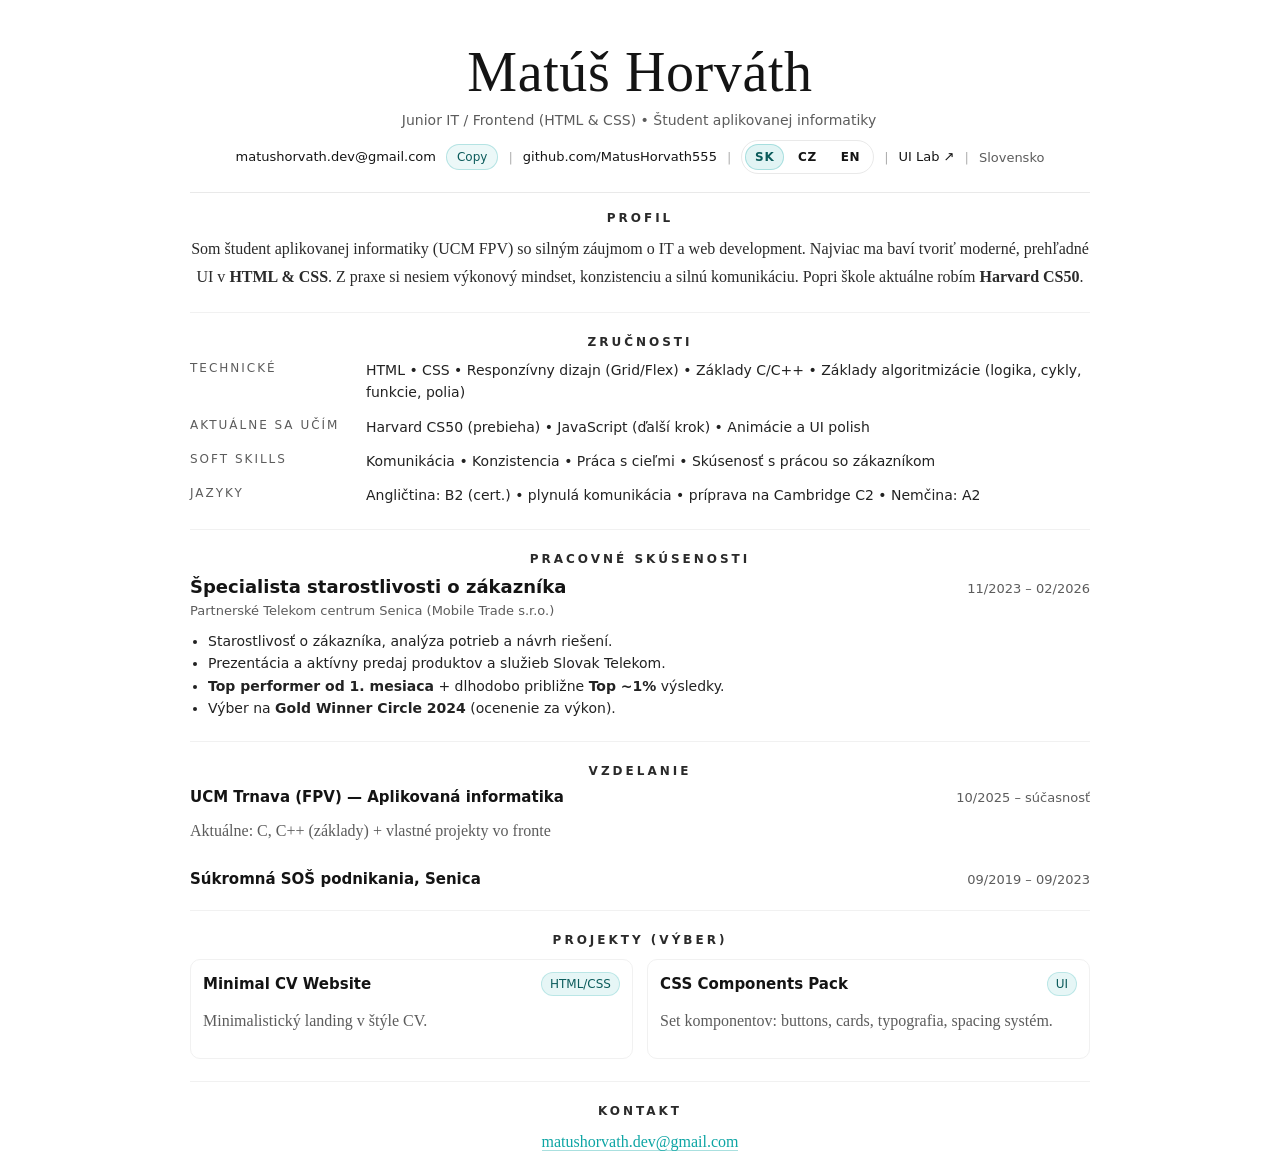
<file: index.html>
<!doctype html>
<html lang="sk">
<head>
  <meta charset="utf-8" />
  <meta name="viewport" content="width=device-width,initial-scale=1" />
  <meta http-equiv="refresh" content="0; url=sk/" />
  <title>Matúš Horváth • CV</title>
  <script>window.location.replace("sk/");</script>
</head>
<body>
  <p>Presmerovanie... <a href="sk/">Klikni sem</a></p>
</body>
</html>
</file>
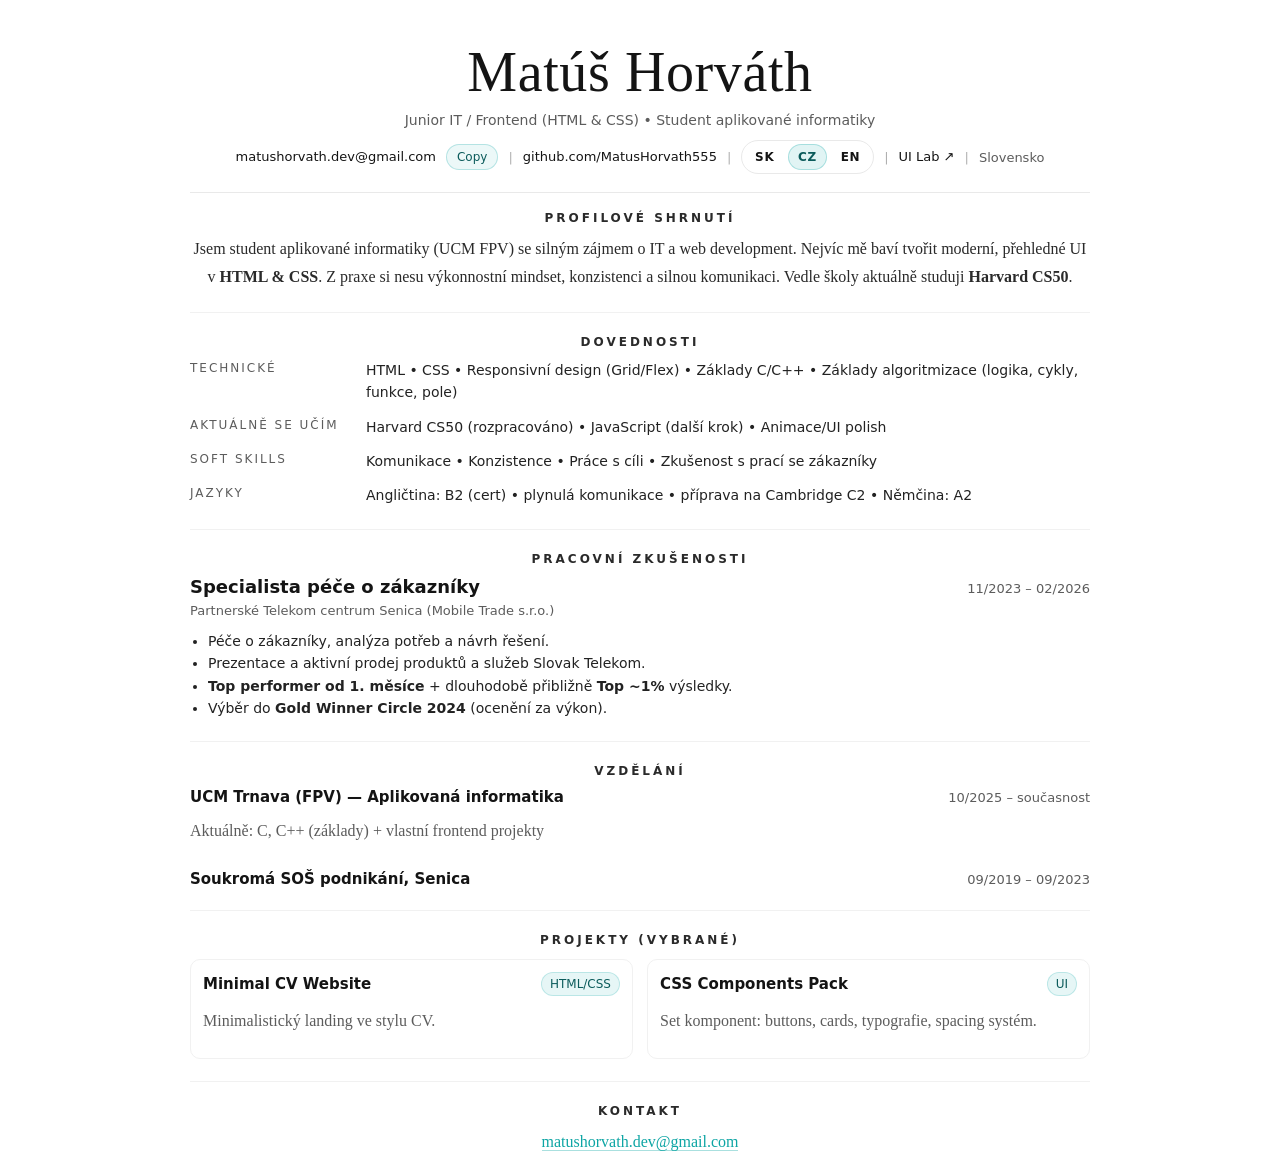
<file: cz/index.html>
<!doctype html>
<html lang="cs">
<head>
  <meta charset="utf-8" />
  <script>document.documentElement.classList.add('js');</script>
  <meta name="viewport" content="width=device-width,initial-scale=1" />
  <title>Matúš Horváth • CV</title>
  <meta name="description" content="CV / Portfolio — Matúš Horváth. Zaměření na frontend (HTML/CSS), CS50 rozpracováno." />
  <link rel="stylesheet" href="../styles.css" />
  <link rel="icon" type="image/svg+xml" href="../favicon.svg" />
</head>

<body>
  <main class="page">
    <!-- HEADER -->
    <header class="header" data-reveal>
      <h1 class="name">Matúš Horváth</h1>
      <p class="role">Junior IT / Frontend (HTML & CSS) • Student aplikované informatiky</p>

      <div class="meta">
        <a id="emailLink" href="mailto:matushorvath.dev@gmail.com">matushorvath.dev@gmail.com</a>
        <button class="copy" type="button" id="copyEmailBtn" aria-label="Kopírovat e-mail">Copy</button>

        <span class="sep">|</span>
        <a href="https://github.com/MatusHorvath555" target="_blank" rel="noreferrer">github.com/MatusHorvath555</a>

        <span class="sep">|</span>
        <nav class="lang" aria-label="Language switcher">
          <a class="lang__link" href="../sk/" lang="sk">SK</a>
          <a class="lang__link lang__link--active" href="../cz/" lang="cs" aria-current="page">CZ</a>
          <a class="lang__link" href="../en/" lang="en">EN</a>
        </nav>

        <span class="sep">|</span>
<a href="../lab/">UI Lab ↗</a>

<span class="sep">|</span>
<span class="muted">Slovensko</span>
      </div>
    </header>

    <hr class="rule" />

    <!-- SUMMARY -->
    <section class="section" id="summary" data-reveal>
      <h2 class="section__title">Profilové shrnutí</h2>
      <p class="lead">
        Jsem student aplikované informatiky (UCM FPV) se silným zájmem o IT a web development.
        Nejvíc mě baví tvořit moderní, přehledné UI v <strong>HTML & CSS</strong>. Z praxe si nesu
        výkonnostní mindset, konzistenci a silnou komunikaci. Vedle školy aktuálně studuji <strong>Harvard CS50</strong>.
      </p>
    </section>

    <hr class="rule rule--soft" />

    <!-- SKILLS -->
    <section class="section" id="skills" data-reveal>
      <h2 class="section__title">Dovednosti</h2>

      <div class="skills">
        <div class="skills__row">
          <div class="skills__label">Technické</div>
          <div class="skills__value">
            HTML • CSS • Responsivní design (Grid/Flex) • Základy C/C++ • Základy algoritmizace (logika, cykly, funkce, pole)
          </div>
        </div>

        <div class="skills__row">
          <div class="skills__label">Aktuálně se učím</div>
          <div class="skills__value">
            Harvard CS50 (rozpracováno) • JavaScript (další krok) • Animace/UI polish
          </div>
        </div>

        <div class="skills__row">
          <div class="skills__label">Soft skills</div>
          <div class="skills__value">
            Komunikace • Konzistence • Práce s cíli • Zkušenost s prací se zákazníky
          </div>
        </div>

        <div class="skills__row">
          <div class="skills__label">Jazyky</div>
          <div class="skills__value">
            Angličtina: B2 (cert) • plynulá komunikace • příprava na Cambridge C2 • Němčina: A2
          </div>
        </div>
      </div>
    </section>

    <hr class="rule rule--soft" />

    <!-- EXPERIENCE -->
    <section class="section" id="experience" data-reveal>
      <h2 class="section__title">Pracovní zkušenosti</h2>

      <article class="xp">
        <div class="xp__top">
          <div>
            <h3 class="xp__role">Specialista péče o zákazníky</h3>
            <p class="xp__company">Partnerské Telekom centrum Senica (Mobile Trade s.r.o.)</p>
          </div>
          <div class="xp__date">11/2023 – 02/2026</div>
        </div>

        <ul class="bullets">
          <li>Péče o zákazníky, analýza potřeb a návrh řešení.</li>
          <li>Prezentace a aktivní prodej produktů a služeb Slovak Telekom.</li>
          <li><strong>Top performer od 1. měsíce</strong> + dlouhodobě přibližně <strong>Top ~1%</strong> výsledky.</li>
          <li>Výběr do <strong>Gold Winner Circle 2024</strong> (ocenění za výkon).</li>
        </ul>
      </article>
    </section>

    <hr class="rule rule--soft" />

    <!-- EDUCATION -->
    <section class="section" id="education" data-reveal>
      <h2 class="section__title">Vzdělání</h2>

      <div class="edu">
        <div class="edu__row">
          <div>
            <h3 class="edu__title">UCM Trnava (FPV) — Aplikovaná informatika</h3>
            <p class="muted">Aktuálně: C, C++ (základy) + vlastní frontend projekty</p>
          </div>
          <div class="edu__date">10/2025 – současnost</div>
        </div>

        <div class="edu__row">
          <div>
            <h3 class="edu__title">Soukromá SOŠ podnikání, Senica</h3>
          </div>
          <div class="edu__date">09/2019 – 09/2023</div>
        </div>
      </div>
    </section>

    <hr class="rule rule--soft" />

    <!-- PROJECTS -->
    <section class="section" id="projects" data-reveal>
      <h2 class="section__title">Projekty (vybrané)</h2>

      <div class="projects">
        <div class="project">
          <div class="project__top">
            <h3 class="project__title">Minimal CV Website</h3>
            <span class="tag">HTML/CSS</span>
          </div>
          <p class="muted">
            Minimalistický landing ve stylu CV.
          </p>
        </div>

        <div class="project">
          <div class="project__top">
            <h3 class="project__title">CSS Components Pack</h3>
            <span class="tag">UI</span>
          </div>
          <p class="muted">
            Set komponent: buttons, cards, typografie, spacing systém.
          </p>
        </div>
      </div>
    </section>

    <hr class="rule rule--soft" />

    <section class="section section--last" id="contact" data-reveal>
      <h2 class="section__title">Kontakt</h2>
      <p class="lead">

        <a class="accent" href="mailto:matushorvath.dev@gmail.com">matushorvath.dev@gmail.com</a>
      </p>
    </section>
  </main>

  <div class="toast" id="toast" role="status" aria-live="polite" aria-atomic="true"></div>

  <script src="../script.js" defer></script>
</body>
</html>
</file>
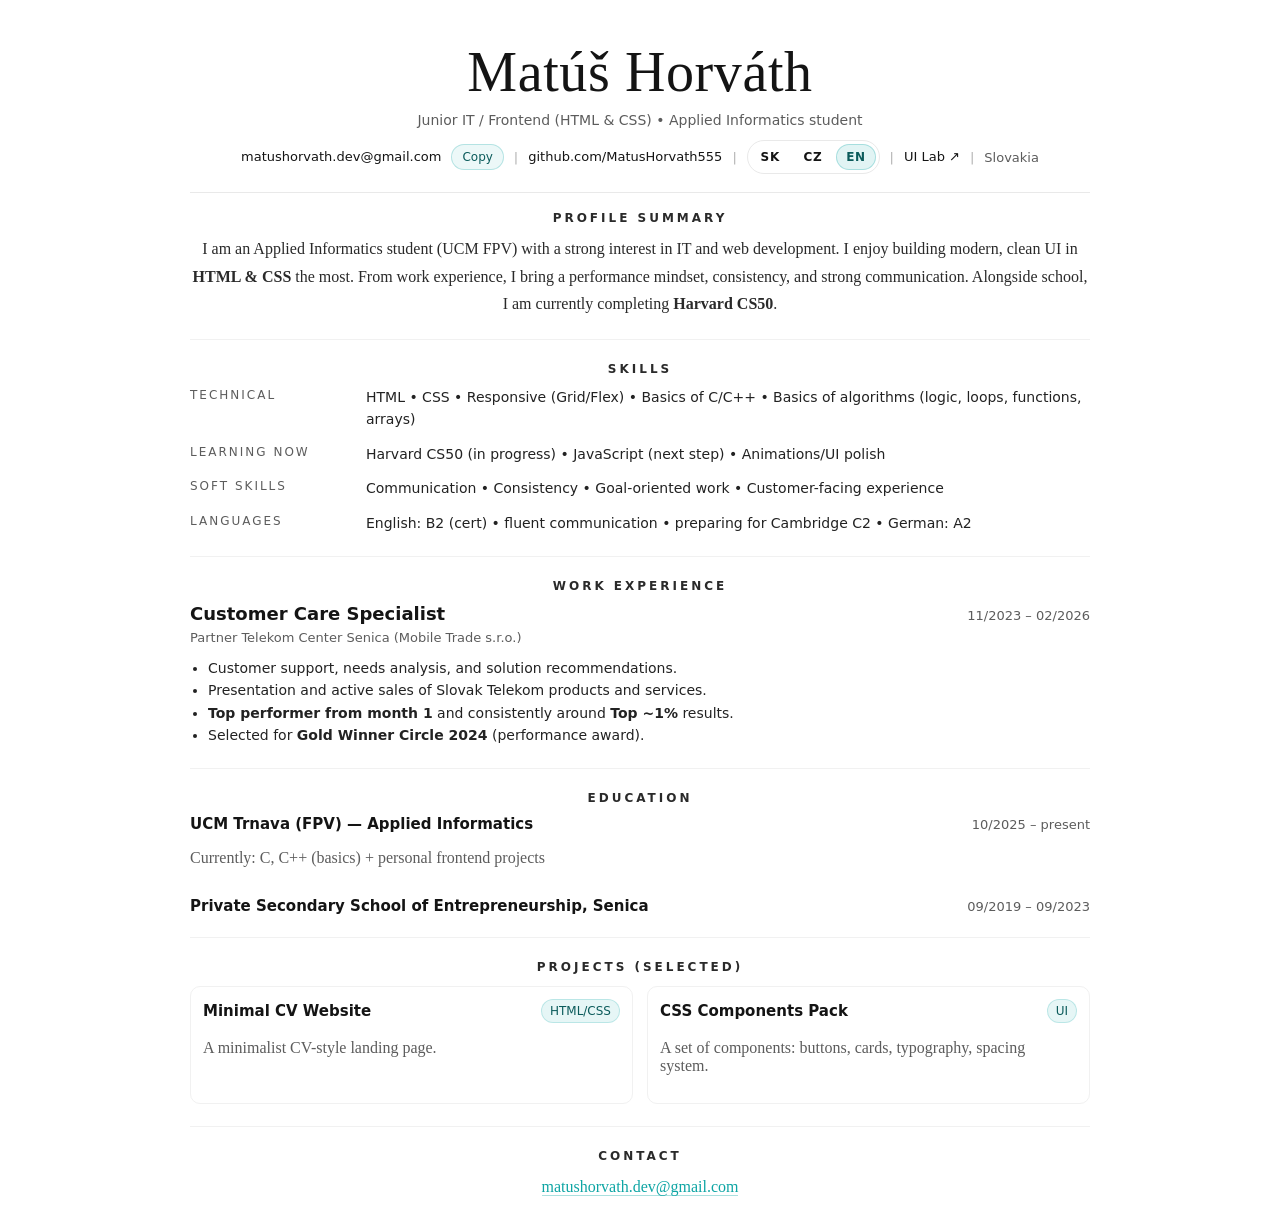
<file: en/index.html>
<!doctype html>
<html lang="en">
<head>
  <meta charset="utf-8" />
  <script>document.documentElement.classList.add('js');</script>
  <meta name="viewport" content="width=device-width,initial-scale=1" />
  <title>Matúš Horváth • CV</title>
  <meta name="description" content="CV / Portfolio — Matúš Horváth. Frontend focus (HTML/CSS), CS50 in progress." />
  <link rel="stylesheet" href="../styles.css" />
  <link rel="icon" type="image/svg+xml" href="../favicon.svg" />
</head>

<body>
  <main class="page">
    <!-- HEADER -->
    <header class="header" data-reveal>
      <h1 class="name">Matúš Horváth</h1>
      <p class="role">Junior IT / Frontend (HTML & CSS) • Applied Informatics student</p>

      <div class="meta">
        <a id="emailLink" href="mailto:matushorvath.dev@gmail.com">matushorvath.dev@gmail.com</a>
        <button class="copy" type="button" id="copyEmailBtn" aria-label="Copy email">Copy</button>

        <span class="sep">|</span>
        <a href="https://github.com/MatusHorvath555" target="_blank" rel="noreferrer">github.com/MatusHorvath555</a>

        <span class="sep">|</span>
        <nav class="lang" aria-label="Language switcher">
          <a class="lang__link" href="../sk/" lang="sk">SK</a>
          <a class="lang__link" href="../cz/" lang="cs">CZ</a>
          <a class="lang__link lang__link--active" href="../en/" lang="en" aria-current="page">EN</a>
        </nav>

        <span class="sep">|</span>
<a href="../lab/">UI Lab ↗</a>

<span class="sep">|</span>
<span class="muted">Slovakia</span>
      </div>
    </header>

    <hr class="rule" />

    <!-- SUMMARY -->
    <section class="section" id="summary" data-reveal>
      <h2 class="section__title">Profile Summary</h2>
      <p class="lead">
        I am an Applied Informatics student (UCM FPV) with a strong interest in IT and web development.
        I enjoy building modern, clean UI in <strong>HTML & CSS</strong> the most. From work experience, I bring
        a performance mindset, consistency, and strong communication. Alongside school, I am currently completing <strong>Harvard CS50</strong>.
      </p>
    </section>

    <hr class="rule rule--soft" />

    <!-- SKILLS -->
    <section class="section" id="skills" data-reveal>
      <h2 class="section__title">Skills</h2>

      <div class="skills">
        <div class="skills__row">
          <div class="skills__label">Technical</div>
          <div class="skills__value">
            HTML • CSS • Responsive (Grid/Flex) • Basics of C/C++ • Basics of algorithms (logic, loops, functions, arrays)
          </div>
        </div>

        <div class="skills__row">
          <div class="skills__label">Learning now</div>
          <div class="skills__value">
            Harvard CS50 (in progress) • JavaScript (next step) • Animations/UI polish
          </div>
        </div>

        <div class="skills__row">
          <div class="skills__label">Soft skills</div>
          <div class="skills__value">
            Communication • Consistency • Goal-oriented work • Customer-facing experience
          </div>
        </div>

        <div class="skills__row">
          <div class="skills__label">Languages</div>
          <div class="skills__value">
            English: B2 (cert) • fluent communication • preparing for Cambridge C2 • German: A2
          </div>
        </div>
      </div>
    </section>

    <hr class="rule rule--soft" />

    <!-- EXPERIENCE -->
    <section class="section" id="experience" data-reveal>
      <h2 class="section__title">Work Experience</h2>

      <article class="xp">
        <div class="xp__top">
          <div>
            <h3 class="xp__role">Customer Care Specialist</h3>
            <p class="xp__company">Partner Telekom Center Senica (Mobile Trade s.r.o.)</p>
          </div>
          <div class="xp__date">11/2023 – 02/2026</div>
        </div>

        <ul class="bullets">
          <li>Customer support, needs analysis, and solution recommendations.</li>
          <li>Presentation and active sales of Slovak Telekom products and services.</li>
          <li><strong>Top performer from month 1</strong> and consistently around <strong>Top ~1%</strong> results.</li>
          <li>Selected for <strong>Gold Winner Circle 2024</strong> (performance award).</li>
        </ul>
      </article>
    </section>

    <hr class="rule rule--soft" />

    <!-- EDUCATION -->
    <section class="section" id="education" data-reveal>
      <h2 class="section__title">Education</h2>

      <div class="edu">
        <div class="edu__row">
          <div>
            <h3 class="edu__title">UCM Trnava (FPV) — Applied Informatics</h3>
            <p class="muted">Currently: C, C++ (basics) + personal frontend projects</p>
          </div>
          <div class="edu__date">10/2025 – present</div>
        </div>

        <div class="edu__row">
          <div>
            <h3 class="edu__title">Private Secondary School of Entrepreneurship, Senica</h3>
          </div>
          <div class="edu__date">09/2019 – 09/2023</div>
        </div>
      </div>
    </section>

    <hr class="rule rule--soft" />

    <!-- PROJECTS -->
    <section class="section" id="projects" data-reveal>
      <h2 class="section__title">Projects (selected)</h2>

      <div class="projects">
        <div class="project">
          <div class="project__top">
            <h3 class="project__title">Minimal CV Website</h3>
            <span class="tag">HTML/CSS</span>
          </div>
          <p class="muted">
            A minimalist CV-style landing page.
          </p>
        </div>

        <div class="project">
          <div class="project__top">
            <h3 class="project__title">CSS Components Pack</h3>
            <span class="tag">UI</span>
          </div>
          <p class="muted">
            A set of components: buttons, cards, typography, spacing system.
          </p>
        </div>
      </div>
    </section>

    <hr class="rule rule--soft" />

    <!-- CONTACT -->
    <section class="section section--last" id="contact" data-reveal>
      <h2 class="section__title">Contact</h2>
      <p class="lead">

        <a class="accent" href="mailto:matushorvath.dev@gmail.com">matushorvath.dev@gmail.com</a>
      </p>
    </section>
  </main>

  <div class="toast" id="toast" role="status" aria-live="polite" aria-atomic="true"></div>

  <script src="../script.js" defer></script>
</body>
</html>
</file>
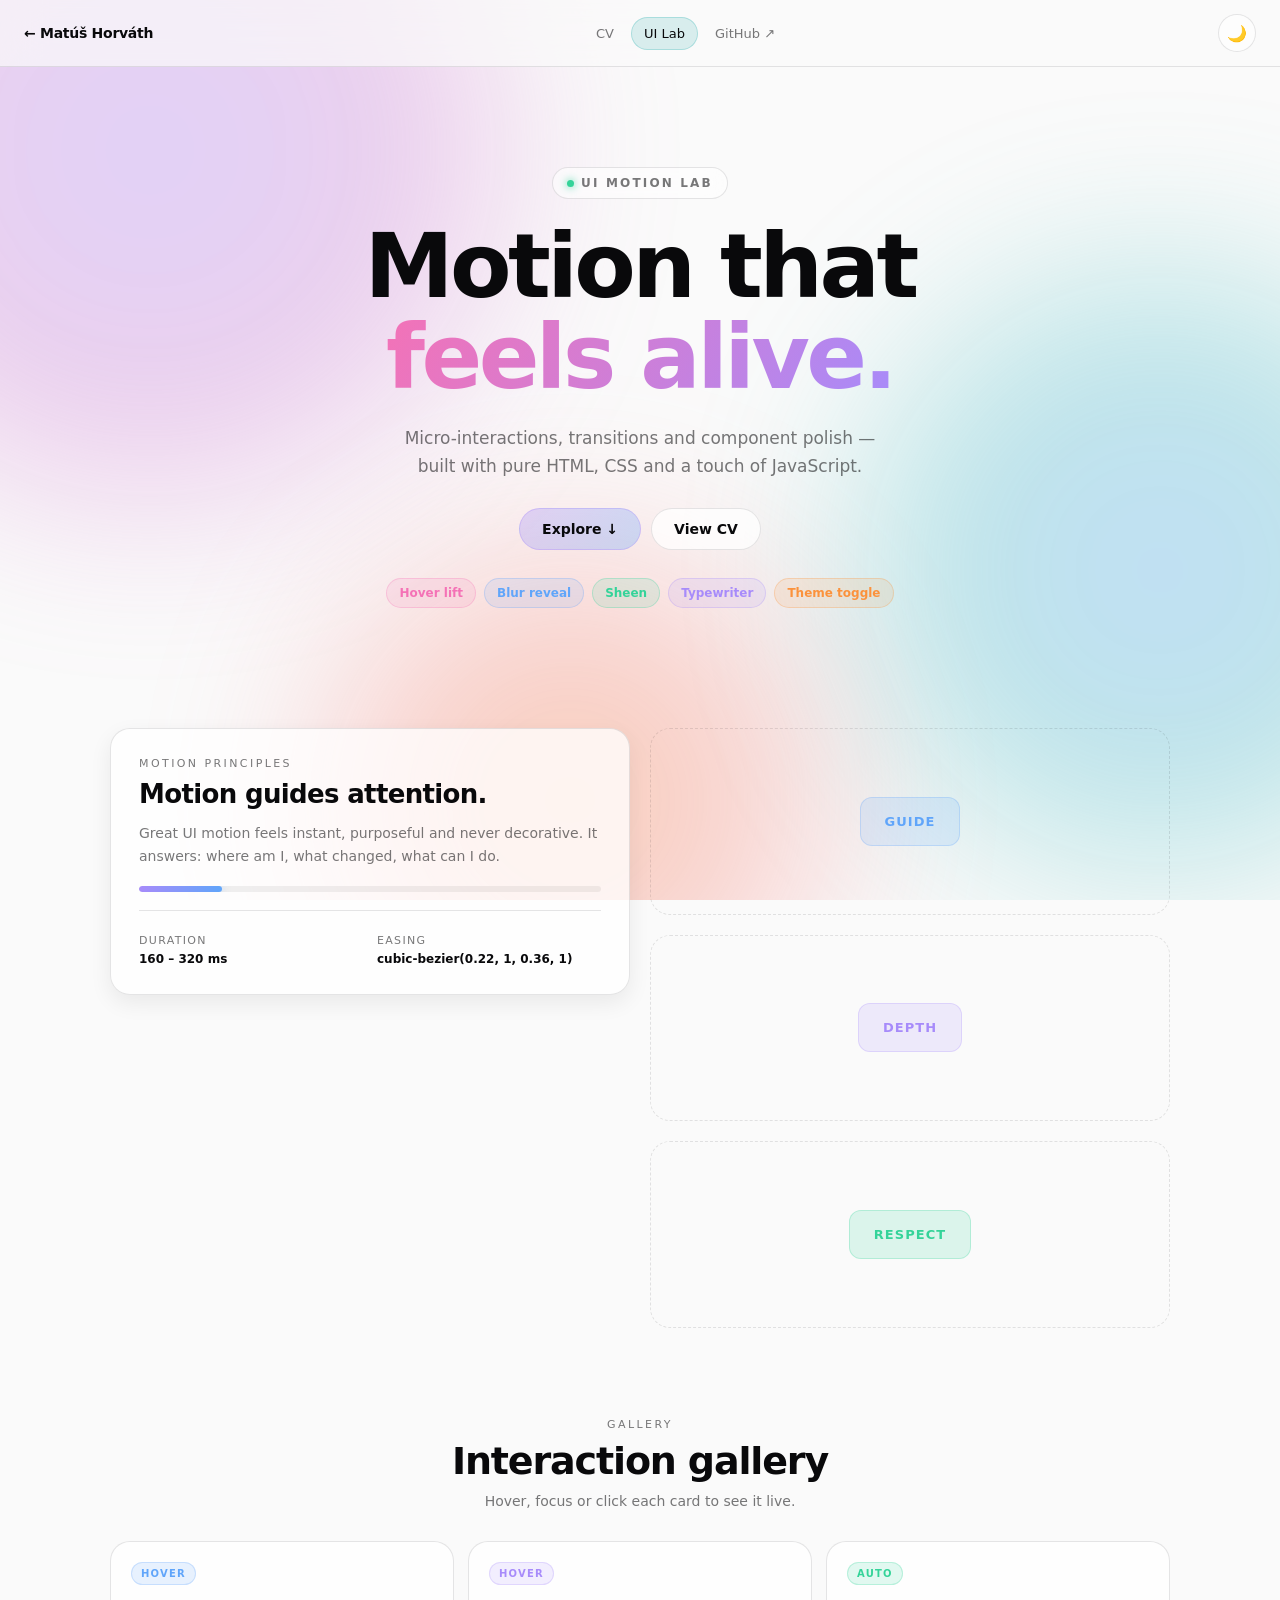
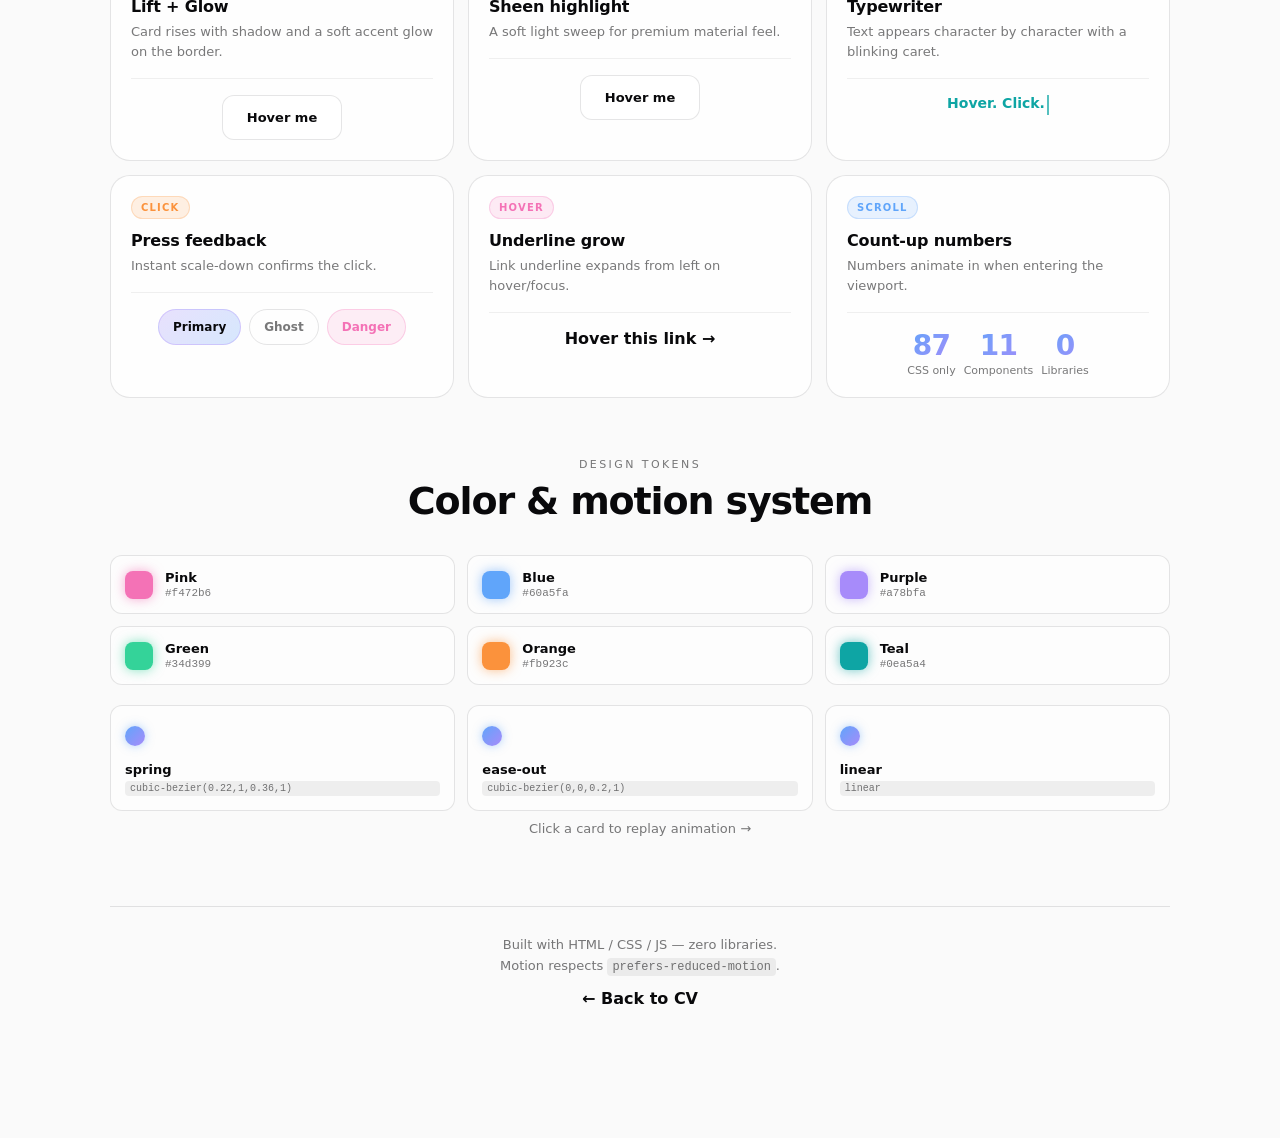
<file: lab/index.html>
<!doctype html>
<html lang="en">
<head>
  <meta charset="utf-8" />
  <meta name="viewport" content="width=device-width,initial-scale=1" />
  <script>document.documentElement.classList.add('js');</script>
  <title>UI Motion Lab • Matúš Horváth</title>
  <link rel="stylesheet" href="./lab.css" />
</head>
<body>

  <!-- ANIMATED BACKGROUND MESH -->
  <div class="mesh" aria-hidden="true">
    <div class="mesh__blob mesh__blob--1"></div>
    <div class="mesh__blob mesh__blob--2"></div>
    <div class="mesh__blob mesh__blob--3"></div>
  </div>

  <!-- TOP BAR -->
  <header class="topbar">
    <a class="brand" href="../sk/">← Matúš Horváth</a>
    <nav class="topnav">
      <a class="topnav__link" href="../sk/">CV</a>
      <a class="topnav__link topnav__link--active" href="./" aria-current="page">UI Lab</a>
      <a class="topnav__link" href="https://github.com/MatusHorvath555" target="_blank" rel="noreferrer">GitHub ↗</a>
    </nav>
    <button class="theme-btn" id="themeBtn" aria-label="Toggle dark mode">
      <span class="theme-btn__icon" id="themeIcon">🌙</span>
    </button>
  </header>

  <main class="wrap">

    <!-- ═══════════════ HERO ═══════════════ -->
    <section class="hero">
      <div class="hero__tag" data-reveal>
        <span class="dot"></span> UI Motion Lab
      </div>
      <h1 class="hero__title" data-reveal>
        Motion that<br/>
        <span class="hero__gradient">feels alive.</span>
      </h1>
      <p class="hero__sub" data-reveal>
        Micro-interactions, transitions and component polish —<br/>
        built with pure HTML, CSS and a touch of JavaScript.
      </p>
      <div class="hero__btns" data-reveal>
        <a class="cta-btn cta-btn--primary" href="#interactions">Explore ↓</a>
        <a class="cta-btn cta-btn--ghost" href="../sk/">View CV</a>
      </div>

      <!-- floating chips -->
      <div class="hero__chips" data-reveal>
        <span class="chip chip--pink">Hover lift</span>
        <span class="chip chip--blue">Blur reveal</span>
        <span class="chip chip--green">Sheen</span>
        <span class="chip chip--purple">Typewriter</span>
        <span class="chip chip--orange">Theme toggle</span>
      </div>
    </section>

    <!-- ═══════════════ PRINCIPLES (sticky scroll story) ═══════════════ -->
    <section class="principles" id="principles">
      <div class="principles__sticky" data-reveal>
        <div class="principles__glass">
          <p class="label">Motion principles</p>
          <h2 class="principles__title" id="princTitle">Motion guides attention.</h2>
          <p class="principles__text" id="princText">
            Great UI motion feels instant, purposeful and never decorative.
            It answers: where am I, what changed, what can I do.
          </p>

          <!-- animated progress bar -->
          <div class="prog" aria-hidden="true">
            <div class="prog__fill" id="progFill"></div>
          </div>

          <div class="principles__row">
            <div class="principles__kv">
              <span class="kv-label">Duration</span>
              <span class="kv-val" id="princDuration">160 – 320 ms</span>
            </div>
            <div class="principles__kv">
              <span class="kv-label">Easing</span>
              <span class="kv-val" id="princEase">cubic-bezier(0.22,1,0.36,1)</span>
            </div>
          </div>
        </div>
      </div>

      <!-- scroll steps -->
      <div class="principles__steps" aria-hidden="true">
        <div class="step-block" data-step="0">
          <div class="step-card step-card--blue">
            <span>Guide</span>
          </div>
        </div>
        <div class="step-block" data-step="1">
          <div class="step-card step-card--purple">
            <span>Depth</span>
          </div>
        </div>
        <div class="step-block" data-step="2">
          <div class="step-card step-card--green">
            <span>Respect</span>
          </div>
        </div>
      </div>
    </section>

    <!-- ═══════════════ INTERACTION GALLERY ═══════════════ -->
    <section class="section" id="interactions" data-reveal>
      <div class="section__header">
        <p class="label">Gallery</p>
        <h2 class="h2">Interaction gallery</h2>
        <p class="sub muted">Hover, focus or click each card to see it live.</p>
      </div>

      <div class="igrid">

        <!-- 1. Hover lift + glow -->
        <article class="icard icard--lift" tabindex="0">
          <div class="icard__badge badge--blue">Hover</div>
          <h3 class="icard__title">Lift + Glow</h3>
          <p class="icard__text muted">Card rises with shadow and a soft accent glow on the border.</p>
          <div class="icard__demo">
            <div class="demo-lift-box">Hover me</div>
          </div>
        </article>

        <!-- 2. Sheen -->
        <article class="icard icard--sheen" tabindex="0">
          <div class="icard__badge badge--purple">Hover</div>
          <h3 class="icard__title">Sheen highlight</h3>
          <p class="icard__text muted">A soft light sweep for premium material feel.</p>
          <div class="icard__demo">
            <div class="demo-sheen-box">Hover me</div>
          </div>
        </article>

        <!-- 3. Typewriter -->
        <article class="icard" tabindex="0">
          <div class="icard__badge badge--green">Auto</div>
          <h3 class="icard__title">Typewriter</h3>
          <p class="icard__text muted">Text appears character by character with a blinking caret.</p>
          <div class="icard__demo">
            <span class="demo-type" id="typeTarget"></span>
          </div>
        </article>

        <!-- 4. Button press -->
        <article class="icard" tabindex="0">
          <div class="icard__badge badge--orange">Click</div>
          <h3 class="icard__title">Press feedback</h3>
          <p class="icard__text muted">Instant scale-down confirms the click.</p>
          <div class="icard__demo icard__demo--row">
            <button class="press-btn press-btn--primary" type="button" id="toastBtn">Primary</button>
            <button class="press-btn press-btn--ghost" type="button">Ghost</button>
            <button class="press-btn press-btn--danger" type="button">Danger</button>
          </div>
        </article>

        <!-- 5. Underline grow -->
        <article class="icard" tabindex="0">
          <div class="icard__badge badge--pink">Hover</div>
          <h3 class="icard__title">Underline grow</h3>
          <p class="icard__text muted">Link underline expands from left on hover/focus.</p>
          <div class="icard__demo">
            <a class="u-link" href="#interactions">Hover this link →</a>
          </div>
        </article>

        <!-- 6. Count-up -->
        <article class="icard" tabindex="0" id="countCard">
          <div class="icard__badge badge--blue">Scroll</div>
          <h3 class="icard__title">Count-up numbers</h3>
          <p class="icard__text muted">Numbers animate in when entering the viewport.</p>
          <div class="icard__demo icard__demo--row">
            <div class="stat">
              <span class="stat__num" data-target="99">0</span>
              <span class="stat__label">CSS only</span>
            </div>
            <div class="stat">
              <span class="stat__num" data-target="12">0</span>
              <span class="stat__label">Components</span>
            </div>
            <div class="stat">
              <span class="stat__num" data-target="0">0</span>
              <span class="stat__label">Libraries</span>
            </div>
          </div>
        </article>

      </div>
    </section>

    <!-- ═══════════════ COLOR TOKENS ═══════════════ -->
    <section class="section" data-reveal>
      <div class="section__header">
        <p class="label">Design tokens</p>
        <h2 class="h2">Color & motion system</h2>
      </div>

      <div class="token-grid">
        <div class="token-card" style="--c: var(--c-pink)">
          <div class="token-swatch"></div>
          <div class="token-info">
            <span class="token-name">Pink</span>
            <span class="token-hex">#f472b6</span>
          </div>
        </div>
        <div class="token-card" style="--c: var(--c-blue)">
          <div class="token-swatch"></div>
          <div class="token-info">
            <span class="token-name">Blue</span>
            <span class="token-hex">#60a5fa</span>
          </div>
        </div>
        <div class="token-card" style="--c: var(--c-purple)">
          <div class="token-swatch"></div>
          <div class="token-info">
            <span class="token-name">Purple</span>
            <span class="token-hex">#a78bfa</span>
          </div>
        </div>
        <div class="token-card" style="--c: var(--c-green)">
          <div class="token-swatch"></div>
          <div class="token-info">
            <span class="token-name">Green</span>
            <span class="token-hex">#34d399</span>
          </div>
        </div>
        <div class="token-card" style="--c: var(--c-orange)">
          <div class="token-swatch"></div>
          <div class="token-info">
            <span class="token-name">Orange</span>
            <span class="token-hex">#fb923c</span>
          </div>
        </div>
        <div class="token-card" style="--c: var(--accent)">
          <div class="token-swatch"></div>
          <div class="token-info">
            <span class="token-name">Teal</span>
            <span class="token-hex">#0ea5a4</span>
          </div>
        </div>
      </div>

      <!-- motion easing curves (visual) -->
      <div class="easing-grid">
        <div class="easing-card">
          <div class="easing-demo easing-demo--spring" id="easeSpring">
            <div class="easing-ball"></div>
          </div>
          <p class="easing-label">spring</p>
          <code class="easing-code">cubic-bezier(0.22,1,0.36,1)</code>
        </div>
        <div class="easing-card">
          <div class="easing-demo easing-demo--ease" id="easeEase">
            <div class="easing-ball"></div>
          </div>
          <p class="easing-label">ease-out</p>
          <code class="easing-code">cubic-bezier(0,0,0.2,1)</code>
        </div>
        <div class="easing-card">
          <div class="easing-demo easing-demo--linear" id="easeLinear">
            <div class="easing-ball"></div>
          </div>
          <p class="easing-label">linear</p>
          <code class="easing-code">linear</code>
        </div>
      </div>

      <p class="easing-hint muted">Click a card to replay animation →</p>
    </section>

    <!-- ═══════════════ FOOTER ═══════════════ -->
    <footer class="lab-footer" data-reveal>
      <p class="lab-footer__text muted">
        Built with HTML / CSS / JS — zero libraries.<br/>
        Motion respects <code>prefers-reduced-motion</code>.
      </p>
      <a class="u-link" href="../sk/">← Back to CV</a>
    </footer>

  </main>

  <!-- Toast -->
  <div class="toast" id="toast" role="status" aria-live="polite" aria-atomic="true"></div>

  <script src="./lab.js" defer></script>
</body>
</html>
</file>
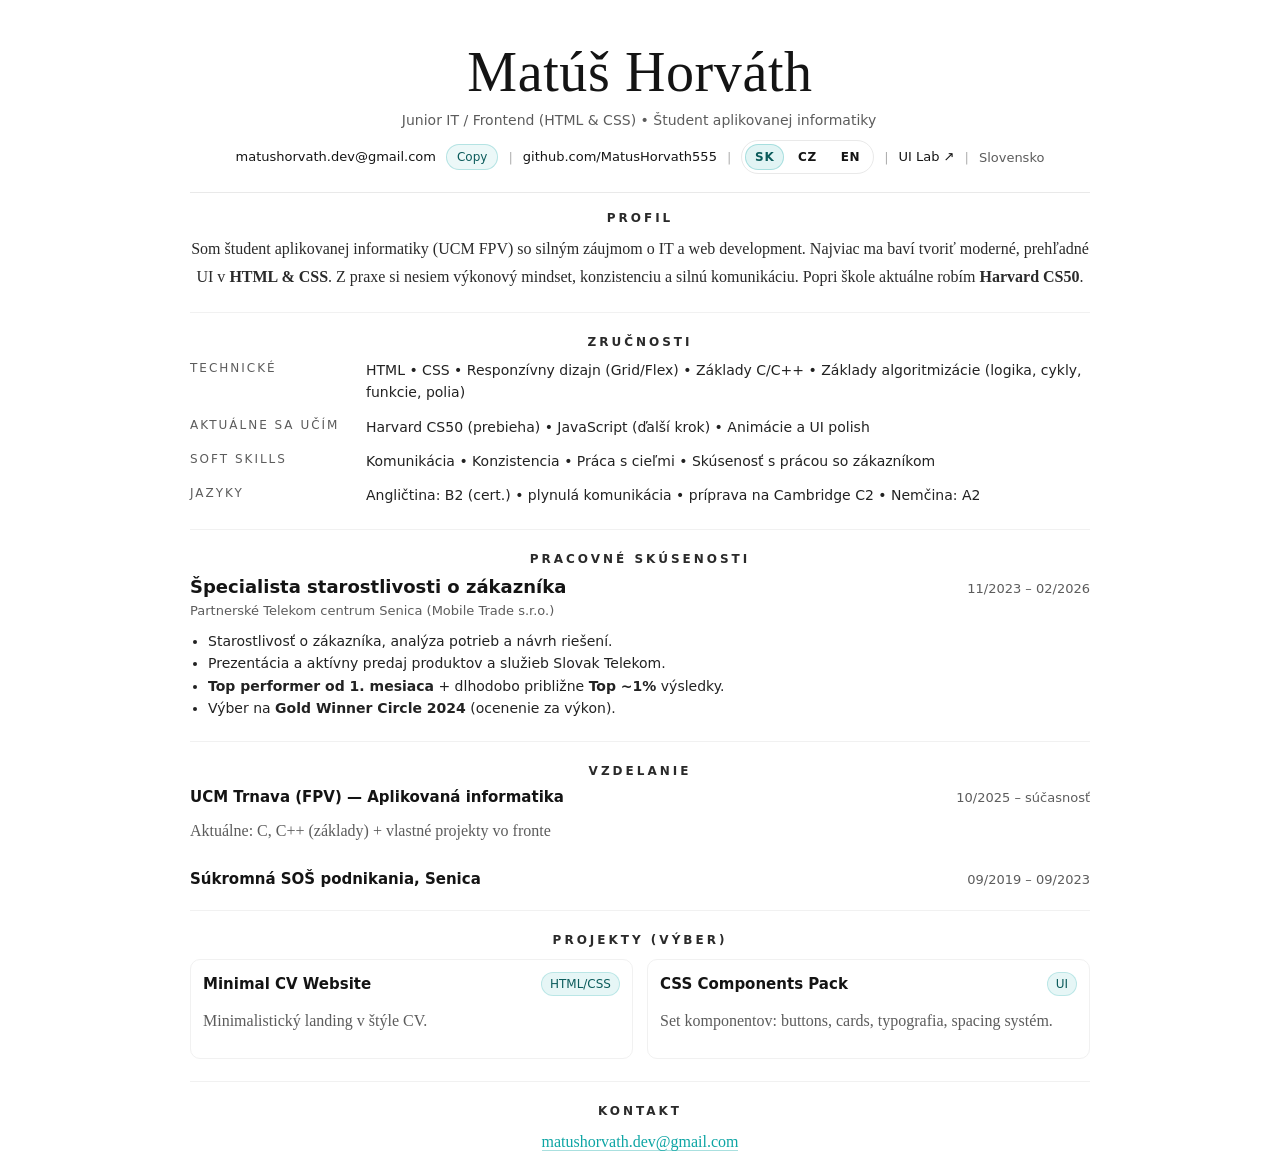
<file: sk/index.html>
<!doctype html>
<html lang="sk">
<head>
  <meta charset="utf-8" />
  <meta name="viewport" content="width=device-width,initial-scale=1" />

  <!-- enable safe reveal only when JS is available -->
  <script>document.documentElement.classList.add('js');</script>

  <title>Matúš Horváth • CV</title>
  <meta name="description" content="CV / Portfólio — Matúš Horváth. Frontend (HTML/CSS), CS50 rozpracované." />
  <link rel="stylesheet" href="../styles.css" />
  <link rel="icon" type="image/svg+xml" href="../favicon.svg" />
</head>

<body>
  <main class="page">
    <!-- HEADER -->
    <header class="header" data-reveal>
      <h1 class="name">Matúš Horváth</h1>

      <!-- pridali sme class 'role--typing' -->
      <p class="role role--typing">Junior IT / Frontend (HTML &amp; CSS) • Študent aplikovanej informatiky</p>

      <div class="meta">
        <a id="emailLink" href="mailto:matushorvath.dev@gmail.com">matushorvath.dev@gmail.com</a>
        <button class="copy" type="button" id="copyEmailBtn" aria-label="Kopírovať email">Copy</button>

        <span class="sep">|</span>
        <a href="https://github.com/MatusHorvath555" target="_blank" rel="noreferrer">github.com/MatusHorvath555</a>

        <span class="sep">|</span>
        <nav class="lang" aria-label="Prepínač jazykov">
          <a class="lang__link lang__link--active" href="../sk/" lang="sk" aria-current="page">SK</a>
          <a class="lang__link" href="../cz/" lang="cs">CZ</a>
          <a class="lang__link" href="../en/" lang="en">EN</a>
        </nav>

        <span class="sep">|</span>
<a href="../lab/">UI Lab ↗</a>

<span class="sep">|</span>
<span class="muted">Slovensko</span>
      </div>
    </header>

    <hr class="rule" />

    <!-- SUMMARY -->
    <section class="section" id="summary" data-reveal>
      <h2 class="section__title">Profil</h2>
      <p class="lead">
        Som študent aplikovanej informatiky (UCM FPV) so silným záujmom o IT a web development.
        Najviac ma baví tvoriť moderné, prehľadné UI v <strong>HTML &amp; CSS</strong>. Z praxe si nesiem
        výkonový mindset, konzistenciu a silnú komunikáciu. Popri škole aktuálne robím <strong>Harvard CS50</strong>.
      </p>
    </section>

    <hr class="rule rule--soft" />

    <!-- SKILLS -->
    <section class="section" id="skills" data-reveal>
      <h2 class="section__title">Zručnosti</h2>

      <div class="skills">
        <div class="skills__row">
          <div class="skills__label">Technické</div>
          <div class="skills__value">
            HTML • CSS • Responzívny dizajn (Grid/Flex) • Základy C/C++ • Základy algoritmizácie (logika, cykly, funkcie, polia)
          </div>
        </div>

        <div class="skills__row">
          <div class="skills__label">Aktuálne sa učím</div>
          <div class="skills__value">
            Harvard CS50 (prebieha) • JavaScript (ďalší krok) • Animácie a UI polish
          </div>
        </div>

        <div class="skills__row">
          <div class="skills__label">Soft skills</div>
          <div class="skills__value">
            Komunikácia • Konzistencia • Práca s cieľmi • Skúsenosť s prácou so zákazníkom
          </div>
        </div>

        <div class="skills__row">
          <div class="skills__label">Jazyky</div>
          <div class="skills__value">
            Angličtina: B2 (cert.) • plynulá komunikácia • príprava na Cambridge C2 • Nemčina: A2
          </div>
        </div>
      </div>
    </section>

    <hr class="rule rule--soft" />

    <!-- EXPERIENCE -->
    <section class="section" id="experience" data-reveal>
      <h2 class="section__title">Pracovné skúsenosti</h2>

      <article class="xp">
        <div class="xp__top">
          <div>
            <h3 class="xp__role">Špecialista starostlivosti o zákazníka</h3>
            <p class="xp__company">Partnerské Telekom centrum Senica (Mobile Trade s.r.o.)</p>
          </div>
          <div class="xp__date">11/2023 – 02/2026</div>
        </div>

        <ul class="bullets">
          <li>Starostlivosť o zákazníka, analýza potrieb a návrh riešení.</li>
          <li>Prezentácia a aktívny predaj produktov a služieb Slovak Telekom.</li>
          <li><strong>Top performer od 1. mesiaca</strong> + dlhodobo približne <strong>Top ~1%</strong> výsledky.</li>
          <li>Výber na <strong>Gold Winner Circle 2024</strong> (ocenenie za výkon).</li>
        </ul>
      </article>
    </section>

    <hr class="rule rule--soft" />

    <!-- EDUCATION -->
    <section class="section" id="education" data-reveal>
      <h2 class="section__title">Vzdelanie</h2>

      <div class="edu">
        <div class="edu__row">
          <div>
            <h3 class="edu__title">UCM Trnava (FPV) — Aplikovaná informatika</h3>
            <p class="muted">Aktuálne: C, C++ (základy) + vlastné projekty vo fronte</p>
          </div>
          <div class="edu__date">10/2025 – súčasnosť</div>
        </div>

        <div class="edu__row">
          <div>
            <h3 class="edu__title">Súkromná SOŠ podnikania, Senica</h3>
          </div>
          <div class="edu__date">09/2019 – 09/2023</div>
        </div>
      </div>
    </section>

    <hr class="rule rule--soft" />

    <!-- PROJECTS -->
    <section class="section" id="projects" data-reveal>
      <h2 class="section__title">Projekty (výber)</h2>

      <div class="projects">
        <div class="project">
          <div class="project__top">
            <h3 class="project__title">Minimal CV Website</h3>
            <span class="tag">HTML/CSS</span>
          </div>
          <p class="muted">
            Minimalistický landing v štýle CV.
          </p>
        </div>

        <div class="project">
          <div class="project__top">
            <h3 class="project__title">CSS Components Pack</h3>
            <span class="tag">UI</span>
          </div>
          <p class="muted">
            Set komponentov: buttons, cards, typografia, spacing systém.
          </p>
        </div>
      </div>
    </section>

    <hr class="rule rule--soft" />

    <!-- CONTACT -->
    <section class="section section--last" id="contact" data-reveal>
      <h2 class="section__title">Kontakt</h2>
      <p class="lead">
        <a class="accent" href="mailto:matushorvath.dev@gmail.com">matushorvath.dev@gmail.com</a>
      </p>
    </section>
  </main>

  <!-- Toast -->
  <div class="toast" id="toast" role="status" aria-live="polite" aria-atomic="true"></div>

  <!-- JS -->
  <!-- odporúčam defer (bezpečnejšie, aj keď je script na konci) -->
  <script src="../script.js" defer></script>
</body>
</html>
</file>
<file: styles.css>
/* ============================================================
   TOKENS
============================================================ */
:root{
  --bg:     #ffffff;
  --text:   #141414;
  --muted:  #5c5c5c;
  --rule:   #e9e9e9;
  --rule2:  #f1f1f1;
  --accent: #0ea5a4;
  --max:    900px;
}

/* ============================================================
   RESET
============================================================ */
*, *::before, *::after { box-sizing: border-box; }
html, body { height: 100%; margin: 0; }
body {
  font-family: ui-serif, Georgia, "Times New Roman", serif;
  color:      var(--text);
  background: var(--bg);
}

/* ============================================================
   LAYOUT
============================================================ */
.page {
  width:  min(var(--max), calc(100% - 40px));
  margin: 40px auto 64px;
}

/* ============================================================
   HEADER
============================================================ */
.header {
  text-align:    center;
  margin-bottom: 18px;
}

.name {
  margin:         0;
  font-size:      56px;
  font-weight:    500;
  letter-spacing: 0.6px;
}

.role {
  margin:      8px 0 0;
  font-family: ui-sans-serif, system-ui, -apple-system, Segoe UI, Roboto, Arial, sans-serif;
  font-size:   14px;
  color:       var(--muted);
}

/* ============================================================
   TYPEWRITER
============================================================ */
.js .role--typing {
  display:        inline-block;
  position:       relative;
  white-space:    nowrap;
  overflow:       hidden;
  max-width:      100%;
  vertical-align: bottom;
  border-right:   2px solid transparent;
  animation:
    mh-typing     3.2s steps(55, end)  0.25s 1        both,
    mh-caret      0.8s step-end        0.25s infinite,
    mh-hide-caret 0ms  linear          3.55s 1        forwards;
}

@keyframes mh-typing {
  from { width: 0; }
  to   { width: 100%; }
}

@keyframes mh-caret {
  0%, 100% { border-right-color: rgba(14,165,164,0.65); }
  50%      { border-right-color: transparent; }
}

@keyframes mh-hide-caret {
  to { border-right-color: transparent; }
}

@media (prefers-reduced-motion: reduce) {
  .js .role--typing {
    animation:    none;
    border-right: 0;
    width:        auto;
  }
}

/* ============================================================
   META BAR
============================================================ */
.meta {
  margin-top:      12px;
  font-family:     ui-sans-serif, system-ui, -apple-system, Segoe UI, Roboto, Arial, sans-serif;
  font-size:       13px;
  color:           var(--muted);
  display:         flex;
  justify-content: center;
  flex-wrap:       wrap;
  gap:             10px;
  align-items:     center;
}

.meta a {
  color:           var(--text);
  text-decoration: none;
  border-bottom:   1px solid transparent;
  transition:      border-color 160ms ease;
}
.meta a:hover { border-bottom-color: var(--accent); }

.sep   { color: #b0b0b0; }
.muted { color: var(--muted); }

/* ============================================================
   DIVIDERS
============================================================ */
.rule {
  border:     0;
  height:     1px;
  background: var(--rule);
  margin:     18px 0;
}
.rule--soft {
  background: var(--rule2);
  margin:     22px 0;
}

/* ============================================================
   SECTIONS
============================================================ */
.section { margin: 0; }

.section__title {
  margin:         0 0 10px;
  text-align:     center;
  font-family:    ui-sans-serif, system-ui, -apple-system, Segoe UI, Roboto, Arial, sans-serif;
  font-size:      12px;
  letter-spacing: 3px;
  text-transform: uppercase;
  font-weight:    700;
  color:          #2a2a2a;
}

.lead {
  margin:      0;
  font-size:   16px;
  line-height: 1.7;
  color:       #2a2a2a;
  text-align:  center;
}

/* ============================================================
   SKILLS
============================================================ */
.skills {
  display:        flex;
  flex-direction: column;
  gap:            12px;
}

.skills__row {
  display:               grid;
  grid-template-columns: 160px 1fr;
  gap:                   16px;
  align-items:           start;
}

.skills__label {
  font-family:    ui-sans-serif, system-ui, -apple-system, Segoe UI, Roboto, Arial, sans-serif;
  font-size:      12px;
  text-transform: uppercase;
  letter-spacing: 2px;
  color:          var(--muted);
  padding-top:    2px;
}

.skills__value {
  font-family: ui-sans-serif, system-ui, -apple-system, Segoe UI, Roboto, Arial, sans-serif;
  font-size:   14px;
  color:       #222;
  line-height: 1.6;
}

/* ============================================================
   EXPERIENCE
============================================================ */
.xp__top {
  display:         flex;
  justify-content: space-between;
  gap:             14px;
  align-items:     baseline;
  flex-wrap:       wrap;
}

.xp__role {
  margin:      0;
  font-size:   18px;
  font-weight: 700;
  font-family: ui-sans-serif, system-ui, -apple-system, Segoe UI, Roboto, Arial, sans-serif;
}

.xp__company {
  margin:      6px 0 0;
  font-family: ui-sans-serif, system-ui, -apple-system, Segoe UI, Roboto, Arial, sans-serif;
  color:       var(--muted);
  font-size:   13px;
}

.xp__date {
  font-family: ui-sans-serif, system-ui, -apple-system, Segoe UI, Roboto, Arial, sans-serif;
  font-size:   13px;
  color:       var(--muted);
  white-space: nowrap;
}

.bullets {
  margin:      12px 0 0;
  padding-left: 18px;
  font-family: ui-sans-serif, system-ui, -apple-system, Segoe UI, Roboto, Arial, sans-serif;
  font-size:   14px;
  color:       #222;
  line-height: 1.6;
}

/* ============================================================
   EDUCATION
============================================================ */
.edu {
  display:        flex;
  flex-direction: column;
  gap:            14px;
}

.edu__row {
  display:         flex;
  justify-content: space-between;
  gap:             14px;
  align-items:     baseline;
  flex-wrap:       wrap;
}

.edu__title {
  margin:      0;
  font-size:   15px;
  font-weight: 700;
  font-family: ui-sans-serif, system-ui, -apple-system, Segoe UI, Roboto, Arial, sans-serif;
}

.edu__date {
  font-family: ui-sans-serif, system-ui, -apple-system, Segoe UI, Roboto, Arial, sans-serif;
  font-size:   13px;
  color:       var(--muted);
  white-space: nowrap;
}

/* ============================================================
   PROJECTS
============================================================ */
.projects {
  display:               grid;
  grid-template-columns: 1fr 1fr;
  gap:                   14px;
  margin-top:            12px;
}

.project {
  border:        1px solid var(--rule2);
  border-radius: 10px;
  padding:       12px;
  transition:    transform 160ms ease, box-shadow 160ms ease, border-color 160ms ease;
}

.project:hover {
  transform:    translateY(-2px);
  border-color: rgba(14,165,164,0.30);
  box-shadow:   0 10px 22px rgba(0,0,0,0.06);
}

.project__top {
  display:         flex;
  justify-content: space-between;
  gap:             10px;
  align-items:     center;
  flex-wrap:       wrap;
}

.project__title {
  margin:      0;
  font-size:   15px;
  font-weight: 700;
  font-family: ui-sans-serif, system-ui, -apple-system, Segoe UI, Roboto, Arial, sans-serif;
}

.tag {
  font-family:   ui-sans-serif, system-ui, -apple-system, Segoe UI, Roboto, Arial, sans-serif;
  font-size:     12px;
  color:         #0b5b5b;
  background:    rgba(14,165,164,0.10);
  border:        1px solid rgba(14,165,164,0.20);
  padding:       4px 8px;
  border-radius: 999px;
  white-space:   nowrap;
}

/* ============================================================
   CONTACT
============================================================ */
.accent {
  color:           var(--accent);
  text-decoration: none;
  border-bottom:   1px solid rgba(14,165,164,0.35);
  transition:      border-color 160ms ease;
}
.accent:hover { border-bottom-color: var(--accent); }

.section--last { padding-bottom: 10px; }

/* ============================================================
   COPY BUTTON
============================================================ */
.copy {
  font-family:   ui-sans-serif, system-ui, -apple-system, Segoe UI, Roboto, Arial, sans-serif;
  font-size:     12px;
  padding:       6px 10px;
  border-radius: 999px;
  border:        1px solid rgba(14,165,164,0.25);
  background:    rgba(14,165,164,0.08);
  color:         #0b5b5b;
  cursor:        pointer;
  line-height:   1;
  transition:    border-color 160ms ease, transform 160ms ease;
}
.copy:hover  { border-color: rgba(14,165,164,0.45); }
.copy:active { transform: translateY(1px); }

/* ============================================================
   TOAST
============================================================ */
.toast {
  position:       fixed;
  left:           50%;
  bottom:         18px;
  z-index:        100;
  transform:      translateX(-50%) translateY(6px);
  background:     #0f172a;
  color:          white;
  padding:        10px 16px;
  border-radius:  999px;
  font-family:    ui-sans-serif, system-ui, -apple-system, Segoe UI, Roboto, Arial, sans-serif;
  font-size:      13px;
  font-weight:    500;
  opacity:        0;
  pointer-events: none;
  transition:     opacity 180ms ease, transform 180ms ease;
}
.toast.is-show {
  opacity:   1;
  transform: translateX(-50%) translateY(0);
}

/* ============================================================
   LANGUAGE SWITCHER
============================================================ */
.lang {
  display:     inline-flex;
  align-items: center;
  gap:         4px;
  padding:     3px;
  border:      1px solid var(--rule);
  border-radius: 999px;
  background:  #fff;
}

.lang__link {
  display:         inline-flex;
  align-items:     center;
  justify-content: center;
  min-width:       2.15rem;
  height:          1.65rem;
  padding:         0 .55rem;
  border-radius:   999px;
  text-decoration: none;
  font-family:     ui-sans-serif, system-ui, -apple-system, Segoe UI, Roboto, Arial, sans-serif;
  font-size:       12px;
  font-weight:     700;
  letter-spacing:  .06em;
  color:           var(--muted);
  border:          1px solid transparent;
  transition:      background 160ms ease, border-color 160ms ease, color 160ms ease, transform 160ms ease;
}

.lang__link:hover {
  color:        var(--text);
  background:   rgba(14,165,164,0.08);
  border-color: rgba(14,165,164,0.18);
  transform:    translateY(-1px);
}

.lang__link--active,
.lang__link[aria-current="page"] {
  color:        #0b5b5b;
  background:   rgba(14,165,164,0.12);
  border-color: rgba(14,165,164,0.28);
}

.lang__link:focus-visible {
  outline:        2px solid rgba(14,165,164,0.55);
  outline-offset: 2px;
}

/* ============================================================
   SCROLL REVEAL
============================================================ */
[data-reveal] { opacity: 1; transform: none; }

.js [data-reveal] {
  opacity:    0;
  transform:  translateY(10px);
  transition: opacity 500ms ease, transform 500ms ease;
}

.js [data-reveal].is-visible {
  opacity:   1;
  transform: translateY(0);
}

/* ============================================================
   REDUCED MOTION
============================================================ */
@media (prefers-reduced-motion: reduce) {
  .js .role--typing    { animation: none; border-right: 0; width: auto; }
  .js [data-reveal]    { opacity: 1; transform: none; transition: none; }
  .project, .copy, .accent, .lang__link, .meta a { transition: none; }
}

/* ============================================================
   RESPONSIVE
============================================================ */
@media (max-width: 720px) {
  .name          { font-size: 40px; }
  .skills__row   { grid-template-columns: 1fr; gap: 6px; }
  .projects      { grid-template-columns: 1fr; }
  .meta          { gap: 6px; }
  .sep           { display: none; }
}
</file>
<file: lab/lab.css>
/* ============================================================
   DESIGN TOKENS
============================================================ */
:root{
  /* Background */
  --bg: #fafafa;
  --bg2: #f4f4f5;
  --surface: rgba(255,255,255,0.75);
  --surface2: rgba(255,255,255,0.55);

  /* Text */
  --text: #09090b;
  --muted: rgba(9,9,11,0.55);

  /* Border */
  --line: rgba(9,9,11,0.10);
  --line2: rgba(9,9,11,0.06);

  /* Accent (teal) */
  --accent: #0ea5a4;

  /* Vivid palette */
  --c-pink:   #f472b6;
  --c-blue:   #60a5fa;
  --c-purple: #a78bfa;
  --c-green:  #34d399;
  --c-orange: #fb923c;

  /* Motion */
  --ease: cubic-bezier(0.22, 1, 0.36, 1);
  --ease-out: cubic-bezier(0,0,0.2,1);
  --tf: 140ms;
  --tm: 260ms;
  --ts: 520ms;

  /* Radius */
  --r: 20px;
  --r-sm: 12px;

  /* Shadows */
  --sh: 0 20px 50px rgba(0,0,0,0.09);
  --sh-sm: 0 8px 22px rgba(0,0,0,0.07);

  color-scheme: light;
}

:root[data-theme="dark"]{
  --bg: #08090c;
  --bg2: #0f1116;
  --surface: rgba(14,16,22,0.80);
  --surface2: rgba(14,16,22,0.55);

  --text: #f4f4f5;
  --muted: rgba(244,244,245,0.55);

  --line: rgba(244,244,245,0.12);
  --line2: rgba(244,244,245,0.06);

  --sh: 0 20px 60px rgba(0,0,0,0.55);
  --sh-sm: 0 8px 24px rgba(0,0,0,0.40);

  color-scheme: dark;
}

/* ============================================================
   RESET
============================================================ */
*, *::before, *::after{ box-sizing: border-box; margin: 0; }
html, body{ height: 100%; }
body{
  font-family: ui-sans-serif, system-ui, -apple-system, "Segoe UI", Roboto, sans-serif;
  background: var(--bg);
  color: var(--text);
  overflow-x: hidden;
}
a{ color: inherit; text-decoration: none; }
button{ font: inherit; cursor: pointer; }

/* ============================================================
   ANIMATED MESH BACKGROUND
============================================================ */
.mesh{
  position: fixed;
  inset: 0;
  z-index: 0;
  pointer-events: none;
  overflow: hidden;
}
.mesh__blob{
  position: absolute;
  border-radius: 50%;
  filter: blur(90px);
  opacity: 0.35;
  will-change: transform;
  animation: blobDrift 18s ease-in-out infinite;
}
:root[data-theme="dark"] .mesh__blob{ opacity: 0.22; }

.mesh__blob--1{
  width: 700px; height: 700px;
  background: radial-gradient(circle, #a78bfa, #f472b6);
  top: -200px; left: -200px;
  animation-delay: 0s;
}
.mesh__blob--2{
  width: 600px; height: 600px;
  background: radial-gradient(circle, #60a5fa, #34d399);
  top: 30%; right: -180px;
  animation-delay: -6s;
  animation-direction: reverse;
}
.mesh__blob--3{
  width: 500px; height: 500px;
  background: radial-gradient(circle, #fb923c, #f472b6);
  bottom: -150px; left: 25%;
  animation-delay: -12s;
}

@keyframes blobDrift{
  0%,100%{ transform: translate(0,0) scale(1); }
  33%    { transform: translate(60px,-40px) scale(1.08); }
  66%    { transform: translate(-40px,60px) scale(0.95); }
}

/* ============================================================
   LAYOUT
============================================================ */
.wrap{
  position: relative;
  z-index: 1;
  width: min(1060px, calc(100% - 40px));
  margin: 0 auto;
  padding-bottom: 100px;
}

/* ============================================================
   TOP BAR
============================================================ */
.topbar{
  position: sticky;
  top: 0;
  z-index: 50;
  display: flex;
  align-items: center;
  justify-content: space-between;
  gap: 14px;
  padding: 14px 24px;

  background: rgba(250,250,250,0.72);
  backdrop-filter: blur(20px);
  -webkit-backdrop-filter: blur(20px);
  border-bottom: 1px solid var(--line);
}
:root[data-theme="dark"] .topbar{
  background: rgba(8,9,12,0.72);
}

.brand{
  font-size: 14px;
  font-weight: 650;
  letter-spacing: -0.02em;
  color: var(--text);
  transition: opacity var(--tm) var(--ease);
}
.brand:hover{ opacity: 0.7; }

.topnav{
  display: flex;
  gap: 4px;
  flex-wrap: wrap;
}
.topnav__link{
  font-size: 13px;
  font-weight: 500;
  color: var(--muted);
  padding: 8px 12px;
  border-radius: 999px;
  border: 1px solid transparent;
  transition: background var(--tm) var(--ease), border-color var(--tm) var(--ease), color var(--tm) var(--ease), transform var(--tf) var(--ease);
}
.topnav__link:hover{
  color: var(--text);
  background: rgba(14,165,164,0.10);
  border-color: rgba(14,165,164,0.20);
  transform: translateY(-1px);
}
.topnav__link--active{
  color: var(--text);
  background: rgba(14,165,164,0.14);
  border-color: rgba(14,165,164,0.24);
}

.theme-btn{
  width: 38px; height: 38px;
  border-radius: 50%;
  border: 1px solid var(--line);
  background: var(--surface2);
  display: grid;
  place-items: center;
  font-size: 16px;
  transition: transform var(--tf) var(--ease), background var(--tm) var(--ease);
}
.theme-btn:hover{ transform: scale(1.08) rotate(12deg); background: var(--surface); }
.theme-btn:active{ transform: scale(0.95); }

/* ============================================================
   HERO
============================================================ */
.hero{
  padding: 100px 0 80px;
  text-align: center;
}
.hero__tag{
  display: inline-flex;
  align-items: center;
  gap: 7px;
  font-size: 12px;
  font-weight: 600;
  letter-spacing: .18em;
  text-transform: uppercase;
  color: var(--muted);
  border: 1px solid var(--line);
  border-radius: 999px;
  padding: 8px 14px;
  background: var(--surface2);
  margin-bottom: 22px;
  backdrop-filter: blur(10px);
}
.dot{
  width: 7px; height: 7px;
  border-radius: 50%;
  background: var(--c-green);
  box-shadow: 0 0 8px var(--c-green);
  animation: pulse 2.4s ease-in-out infinite;
}
@keyframes pulse{
  0%,100%{ transform: scale(1); opacity: 1; }
  50%    { transform: scale(1.5); opacity: 0.6; }
}

.hero__title{
  font-size: clamp(52px, 7vw, 90px);
  line-height: 1.02;
  letter-spacing: -0.04em;
  font-weight: 700;
  margin-bottom: 20px;
}
.hero__gradient{
  background: linear-gradient(120deg, var(--c-pink), var(--c-purple), var(--c-blue), var(--c-green));
  background-size: 300% 300%;
  -webkit-background-clip: text;
  -webkit-text-fill-color: transparent;
  background-clip: text;
  animation: gradShift 6s ease-in-out infinite;
}
@keyframes gradShift{
  0%,100%{ background-position: 0% 50%; }
  50%    { background-position: 100% 50%; }
}

.hero__sub{
  font-size: 17px;
  line-height: 1.65;
  color: var(--muted);
  max-width: 52ch;
  margin: 0 auto 28px;
}
.hero__btns{
  display: flex;
  justify-content: center;
  gap: 10px;
  flex-wrap: wrap;
}
.hero__chips{
  margin-top: 28px;
  display: flex;
  justify-content: center;
  flex-wrap: wrap;
  gap: 8px;
}

/* CTA buttons */
.cta-btn{
  padding: 12px 22px;
  border-radius: 999px;
  font-size: 14px;
  font-weight: 600;
  border: 1px solid var(--line);
  background: var(--surface);
  backdrop-filter: blur(10px);
  color: var(--text);
  transition: transform var(--tf) var(--ease), box-shadow var(--tm) var(--ease), background var(--tm) var(--ease), border-color var(--tm) var(--ease);
}
.cta-btn:hover{
  transform: translateY(-2px);
  box-shadow: 0 8px 24px rgba(0,0,0,0.12);
}
.cta-btn:active{ transform: scale(0.97); }
.cta-btn--primary{
  background: linear-gradient(135deg, rgba(167,139,250,0.3), rgba(96,165,250,0.3));
  border-color: rgba(167,139,250,0.35);
}
.cta-btn--primary:hover{
  background: linear-gradient(135deg, rgba(167,139,250,0.45), rgba(96,165,250,0.45));
}

/* Chips */
.chip{
  font-size: 12px;
  font-weight: 600;
  padding: 7px 12px;
  border-radius: 999px;
  border: 1px solid;
  backdrop-filter: blur(8px);
  transition: transform var(--tf) var(--ease), box-shadow var(--tf) var(--ease);
}
.chip:hover{ transform: translateY(-2px); }
.chip--pink  { color: var(--c-pink);   background: rgba(244,114,182,0.12); border-color: rgba(244,114,182,0.28); }
.chip--blue  { color: var(--c-blue);   background: rgba(96,165,250,0.12);  border-color: rgba(96,165,250,0.28); }
.chip--green { color: var(--c-green);  background: rgba(52,211,153,0.12);  border-color: rgba(52,211,153,0.28); }
.chip--purple{ color: var(--c-purple); background: rgba(167,139,250,0.12); border-color: rgba(167,139,250,0.28); }
.chip--orange{ color: var(--c-orange); background: rgba(251,146,60,0.12);  border-color: rgba(251,146,60,0.28); }

/* ============================================================
   PRINCIPLES (sticky story)
============================================================ */
.principles{
  display: grid;
  grid-template-columns: 1fr 1fr;
  gap: 20px;
  align-items: start;
  padding: 40px 0;
}
.principles__sticky{
  position: sticky;
  top: 88px;
}
.principles__glass{
  border: 1px solid var(--line);
  border-radius: var(--r);
  padding: 28px;
  background: var(--surface);
  backdrop-filter: blur(24px);
  -webkit-backdrop-filter: blur(24px);
  box-shadow: var(--sh-sm);
}
.principles__title{
  font-size: 26px;
  letter-spacing: -0.025em;
  line-height: 1.15;
  margin: 10px 0 12px;
}
.principles__text{
  font-size: 14px;
  line-height: 1.65;
  color: var(--muted);
}
.prog{
  margin-top: 18px;
  height: 6px;
  border-radius: 999px;
  background: var(--line2);
  overflow: hidden;
}
.prog__fill{
  height: 100%;
  width: 20%;
  border-radius: 999px;
  background: linear-gradient(90deg, var(--c-purple), var(--c-blue));
  box-shadow: 0 0 10px rgba(96,165,250,0.4);
  transition: width 500ms var(--ease);
}
.principles__row{
  display: flex;
  gap: 14px;
  flex-wrap: wrap;
  margin-top: 18px;
  padding-top: 18px;
  border-top: 1px solid var(--line);
}
.principles__kv{ flex: 1; min-width: 100px; }
.kv-label{
  font-size: 11px;
  text-transform: uppercase;
  letter-spacing: .12em;
  color: var(--muted);
}
.kv-val{
  display: block;
  margin-top: 4px;
  font-size: 12px;
  font-weight: 600;
  font-variant-numeric: tabular-nums;
}

.principles__steps{ min-height: 600px; display: flex; flex-direction: column; gap: 20px; }
.step-block{
  flex: 1;
  border-radius: var(--r);
  border: 1px dashed var(--line);
  display: grid;
  place-items: center;
  transition: border-color var(--tm) var(--ease);
}
.step-block:hover{ border-color: rgba(14,165,164,0.3); }
.step-card{
  padding: 16px 24px;
  border-radius: var(--r-sm);
  font-size: 13px;
  font-weight: 700;
  letter-spacing: .08em;
  text-transform: uppercase;
}
.step-card--blue  { background: rgba(96,165,250,0.15);  color: var(--c-blue);   border: 1px solid rgba(96,165,250,0.25);  }
.step-card--purple{ background: rgba(167,139,250,0.15); color: var(--c-purple); border: 1px solid rgba(167,139,250,0.25); }
.step-card--green { background: rgba(52,211,153,0.15);  color: var(--c-green);  border: 1px solid rgba(52,211,153,0.25);  }

/* ============================================================
   SECTION WRAPPER
============================================================ */
.section{ padding: 50px 0 10px; }
.section__header{ text-align: center; margin-bottom: 32px; }
.label{
  font-size: 11px;
  letter-spacing: .22em;
  text-transform: uppercase;
  color: var(--muted);
  margin-bottom: 10px;
}
.h2{
  font-size: clamp(26px, 4vw, 38px);
  letter-spacing: -0.03em;
  line-height: 1.1;
}
.sub{ margin-top: 10px; font-size: 14px; }
.muted{ color: var(--muted); }

/* ============================================================
   INTERACTION GRID
============================================================ */
.igrid{
  display: grid;
  grid-template-columns: repeat(3, 1fr);
  gap: 14px;
}

.icard{
  border: 1px solid var(--line);
  border-radius: var(--r);
  padding: 20px;
  background: var(--surface);
  backdrop-filter: blur(16px);
  -webkit-backdrop-filter: blur(16px);
  transition: transform var(--tm) var(--ease), box-shadow var(--tm) var(--ease), border-color var(--tm) var(--ease);
}
.icard:focus-visible{ outline: 2px solid rgba(14,165,164,0.55); outline-offset: 3px; }

.icard__badge{
  display: inline-block;
  font-size: 10px;
  font-weight: 700;
  letter-spacing: .12em;
  text-transform: uppercase;
  padding: 5px 9px;
  border-radius: 999px;
  margin-bottom: 12px;
}
.badge--blue  { background: rgba(96,165,250,0.14);  color: var(--c-blue);   border: 1px solid rgba(96,165,250,0.25);  }
.badge--purple{ background: rgba(167,139,250,0.14); color: var(--c-purple); border: 1px solid rgba(167,139,250,0.25); }
.badge--green { background: rgba(52,211,153,0.14);  color: var(--c-green);  border: 1px solid rgba(52,211,153,0.25);  }
.badge--orange{ background: rgba(251,146,60,0.14);  color: var(--c-orange); border: 1px solid rgba(251,146,60,0.25);  }
.badge--pink  { background: rgba(244,114,182,0.14); color: var(--c-pink);   border: 1px solid rgba(244,114,182,0.25); }

.icard__title{
  font-size: 16px;
  font-weight: 700;
  letter-spacing: -0.01em;
  margin-bottom: 6px;
}
.icard__text{ font-size: 13px; line-height: 1.55; }

.icard__demo{
  margin-top: 16px;
  padding-top: 16px;
  border-top: 1px solid var(--line2);
  display: flex;
  justify-content: center;
}
.icard__demo--row{
  gap: 8px;
  flex-wrap: wrap;
  align-items: center;
}

/* --- Demo: lift box --- */
.demo-lift-box{
  padding: 14px 24px;
  border-radius: var(--r-sm);
  border: 1px solid var(--line);
  font-size: 13px;
  font-weight: 600;
  background: var(--surface2);
  cursor: default;
  transition: transform var(--tm) var(--ease), box-shadow var(--tm) var(--ease), border-color var(--tm) var(--ease);
}
.demo-lift-box:hover{
  transform: translateY(-5px);
  box-shadow: 0 14px 34px rgba(0,0,0,0.12), 0 0 0 1.5px rgba(14,165,164,0.3);
  border-color: rgba(14,165,164,0.3);
}

/* --- Demo: sheen box --- */
.demo-sheen-box{
  position: relative;
  overflow: hidden;
  padding: 14px 24px;
  border-radius: var(--r-sm);
  border: 1px solid var(--line);
  font-size: 13px;
  font-weight: 600;
  background: var(--surface2);
  cursor: default;
}
.demo-sheen-box::after{
  content:"";
  position: absolute;
  inset: -50% -70%;
  background: linear-gradient(120deg, transparent 35%, rgba(255,255,255,0.55) 50%, transparent 65%);
  transform: translateX(-60%) skewX(-10deg);
  opacity: 0;
  transition: transform 600ms var(--ease), opacity 300ms var(--ease);
}
:root[data-theme="dark"] .demo-sheen-box::after{
  background: linear-gradient(120deg, transparent 35%, rgba(255,255,255,0.18) 50%, transparent 65%);
}
.demo-sheen-box:hover::after{
  transform: translateX(60%) skewX(-10deg);
  opacity: 1;
}

/* --- Demo: typewriter --- */
.demo-type{
  font-size: 14px;
  font-weight: 600;
  color: var(--accent);
  border-right: 2px solid rgba(14,165,164,0.7);
  padding-right: 2px;
  min-height: 1.4em;
  display: inline-block;
  white-space: nowrap;
  overflow: hidden;
  animation: caret 0.85s step-end infinite;
}
@keyframes caret{
  50%{ border-right-color: transparent; }
}

/* --- Demo: press buttons --- */
.press-btn{
  padding: 10px 14px;
  border-radius: 999px;
  font-size: 12px;
  font-weight: 600;
  border: 1px solid;
  transition: transform var(--tf) var(--ease), box-shadow var(--tf) var(--ease);
}
.press-btn:hover{ transform: translateY(-1px); }
.press-btn:active{ transform: scale(0.95) !important; box-shadow: none !important; }
.press-btn--primary{
  background: linear-gradient(135deg, rgba(167,139,250,0.25), rgba(96,165,250,0.25));
  border-color: rgba(167,139,250,0.35);
  color: var(--text);
}
.press-btn--primary:hover{ box-shadow: 0 6px 18px rgba(167,139,250,0.3); }
.press-btn--ghost{
  background: transparent;
  border-color: var(--line);
  color: var(--muted);
}
.press-btn--danger{
  background: rgba(244,114,182,0.12);
  border-color: rgba(244,114,182,0.28);
  color: var(--c-pink);
}
.press-btn--danger:hover{ box-shadow: 0 6px 18px rgba(244,114,182,0.3); }

/* --- Underline link --- */
.u-link{
  position: relative;
  font-weight: 650;
  color: var(--text);
}
.u-link::after{
  content:"";
  position: absolute;
  left: 0; bottom: -2px;
  width: 100%; height: 1.5px;
  background: linear-gradient(90deg, var(--c-pink), var(--c-blue));
  transform: scaleX(0);
  transform-origin: left;
  transition: transform var(--tm) var(--ease);
}
.u-link:hover::after,
.u-link:focus-visible::after{ transform: scaleX(1); }

/* --- Stat counters --- */
.stat{ text-align: center; }
.stat__num{
  display: block;
  font-size: 28px;
  font-weight: 700;
  letter-spacing: -0.03em;
  font-variant-numeric: tabular-nums;
  background: linear-gradient(135deg, var(--c-blue), var(--c-purple));
  -webkit-background-clip: text;
  -webkit-text-fill-color: transparent;
  background-clip: text;
}
.stat__label{ font-size: 11px; color: var(--muted); margin-top: 2px; display: block; }

/* ============================================================
   COLOR TOKENS
============================================================ */
.token-grid{
  display: grid;
  grid-template-columns: repeat(3, 1fr);
  gap: 12px;
  margin-top: 16px;
}
.token-card{
  display: flex;
  align-items: center;
  gap: 12px;
  border: 1px solid var(--line);
  border-radius: var(--r-sm);
  padding: 14px;
  background: var(--surface2);
  transition: transform var(--tf) var(--ease), box-shadow var(--tf) var(--ease);
}
.token-card:hover{ transform: translateY(-2px); box-shadow: var(--sh-sm); }
.token-swatch{
  width: 28px; height: 28px;
  border-radius: 8px;
  background: var(--c);
  box-shadow: 0 0 12px color-mix(in srgb, var(--c) 60%, transparent);
  flex-shrink: 0;
}
.token-name{ font-size: 13px; font-weight: 700; display: block; }
.token-hex{ font-size: 11px; color: var(--muted); font-family: ui-monospace, monospace; display: block; margin-top: 2px; }

/* Easing demos */
.easing-grid{
  display: grid;
  grid-template-columns: repeat(3, 1fr);
  gap: 12px;
  margin-top: 20px;
}
.easing-card{
  border: 1px solid var(--line);
  border-radius: var(--r-sm);
  padding: 14px;
  background: var(--surface2);
  cursor: pointer;
  transition: border-color var(--tm) var(--ease);
  overflow: hidden;
}
.easing-card:hover{ border-color: rgba(14,165,164,0.3); }
.easing-demo{
  position: relative;
  height: 32px;
  margin-bottom: 10px;
}
.easing-ball{
  width: 20px; height: 20px;
  border-radius: 50%;
  background: linear-gradient(135deg, var(--c-blue), var(--c-purple));
  box-shadow: 0 0 10px rgba(96,165,250,0.5);
  position: absolute;
  top: 50%;
  transform: translateY(-50%) translateX(0);
}
.easing-demo.playing .easing-ball{ animation: rollBall var(--roll-dur, 500ms) var(--roll-ease, linear) 1 forwards; }
.easing-demo--spring{ --roll-ease: cubic-bezier(0.22, 1, 0.36, 1); --roll-dur: 520ms; }
.easing-demo--ease  { --roll-ease: cubic-bezier(0, 0, 0.2, 1);    --roll-dur: 400ms; }
.easing-demo--linear{ --roll-ease: linear;                          --roll-dur: 360ms; }
@keyframes rollBall{
  0%  { transform: translateY(-50%) translateX(0); }
  100%{ transform: translateY(-50%) translateX(calc(100% + 100px)); }
}
.easing-label{ font-size: 13px; font-weight: 700; margin-bottom: 4px; }
.easing-code{ font-size: 10px; color: var(--muted); font-family: ui-monospace, monospace; display: block; }
.easing-hint{ margin-top: 10px; font-size: 13px; text-align: center; }

/* ============================================================
   FOOTER
============================================================ */
.lab-footer{
  margin-top: 60px;
  padding: 28px 0;
  border-top: 1px solid var(--line);
  text-align: center;
  display: flex;
  flex-direction: column;
  align-items: center;
  gap: 12px;
}
.lab-footer__text{ font-size: 13px; line-height: 1.6; }
code{ font-family: ui-monospace, monospace; font-size: 12px; background: var(--line2); border-radius: 4px; padding: 2px 5px; }

/* ============================================================
   TOAST
============================================================ */
.toast{
  position: fixed;
  left: 50%;
  bottom: 20px;
  z-index: 100;
  transform: translateX(-50%) translateY(10px);
  background: rgba(9,9,11,0.88);
  backdrop-filter: blur(16px);
  color: #f4f4f5;
  padding: 10px 16px;
  border-radius: 999px;
  font-size: 13px;
  font-weight: 500;
  opacity: 0;
  pointer-events: none;
  border: 1px solid rgba(255,255,255,0.08);
  transition: opacity var(--tm) var(--ease), transform var(--tm) var(--ease);
}
.toast.is-show{ opacity: 1; transform: translateX(-50%) translateY(0); }

/* ============================================================
   SCROLL REVEAL
============================================================ */
[data-reveal]{ opacity: 1; transform: none; }
.js [data-reveal]{
  opacity: 0;
  transform: translateY(18px);
  filter: blur(8px);
  transition:
    opacity var(--ts) var(--ease),
    transform var(--ts) var(--ease),
    filter var(--ts) var(--ease);
}
.js [data-reveal].is-visible{
  opacity: 1;
  transform: none;
  filter: blur(0);
}

/* ============================================================
   REDUCED MOTION
============================================================ */
@media (prefers-reduced-motion: reduce){
  .mesh__blob{ animation: none; }
  .hero__gradient{ animation: none; }
  .dot{ animation: none; }
  .prog__fill{ transition: none; }
  .js [data-reveal]{ opacity: 1; transform: none; filter: none; transition: none; }
  .icard, .demo-lift-box, .demo-sheen-box::after,
  .cta-btn, .press-btn, .u-link::after, .chip,
  .topnav__link, .theme-btn, .token-card{ transition: none !important; animation: none !important; }
}

/* ============================================================
   RESPONSIVE
============================================================ */
@media (max-width: 900px){
  .igrid{ grid-template-columns: 1fr 1fr; }
  .token-grid{ grid-template-columns: 1fr 1fr; }
  .easing-grid{ grid-template-columns: 1fr 1fr; }
  .principles{ grid-template-columns: 1fr; }
  .principles__sticky{ position: relative; top: auto; }
  .principles__steps{ min-height: 340px; }
}
@media (max-width: 620px){
  .igrid{ grid-template-columns: 1fr; }
  .token-grid, .easing-grid{ grid-template-columns: 1fr 1fr; }
  .hero{ padding: 70px 0 50px; }
}
</file>
